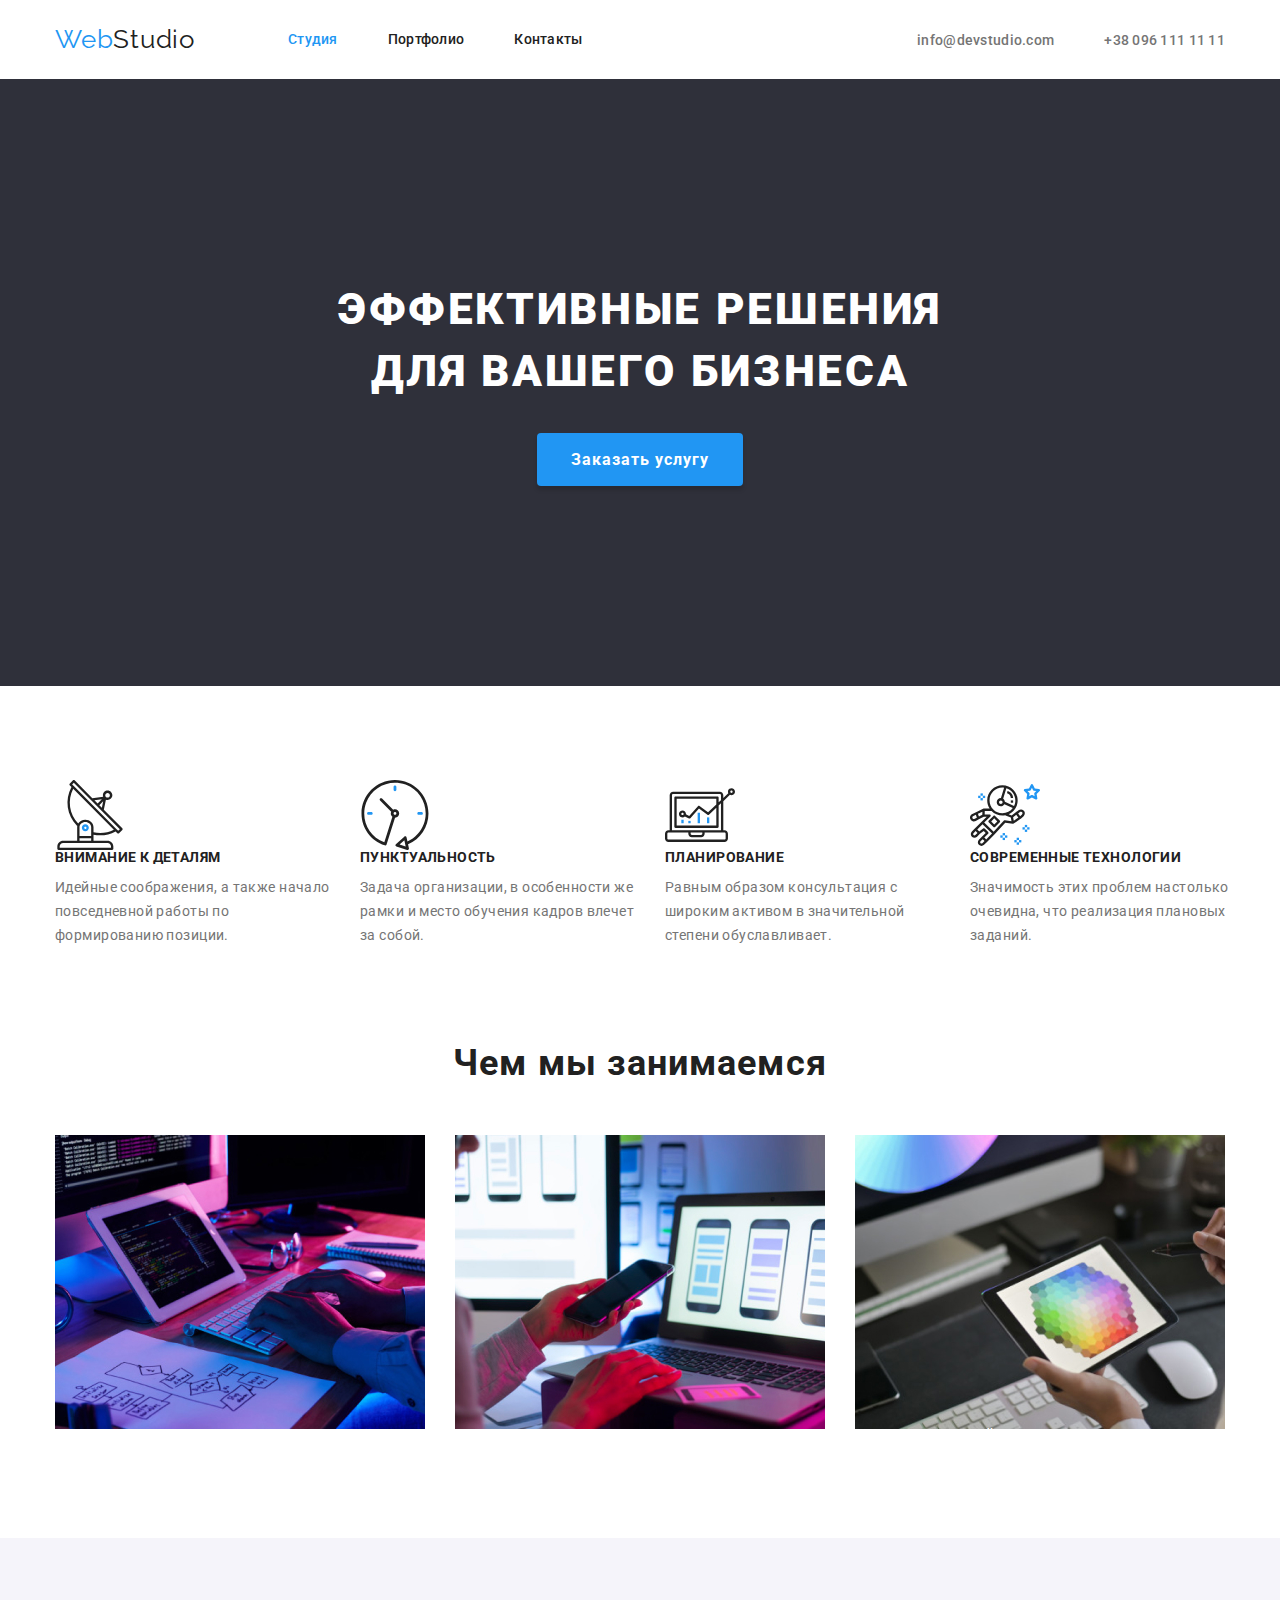
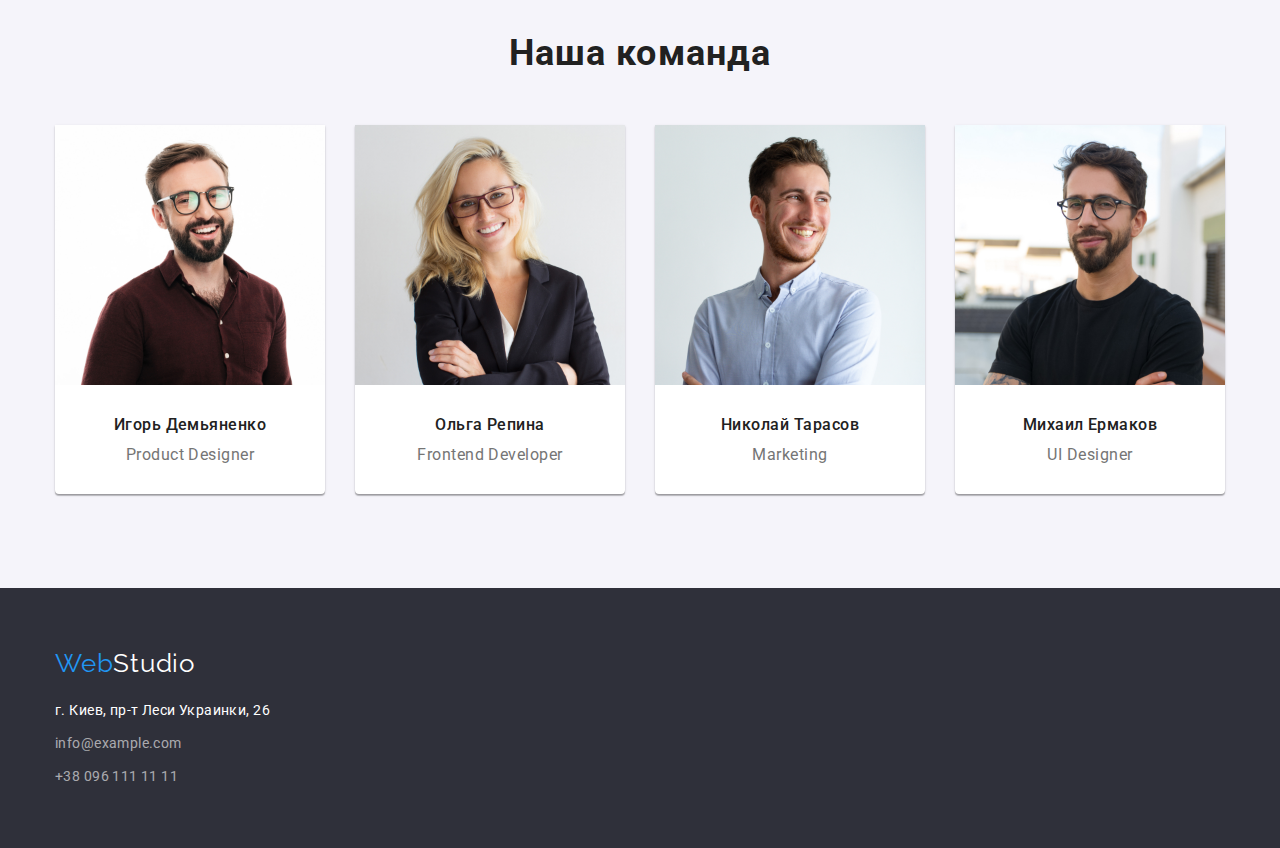
<file: index.html>
<!DOCTYPE html>
<html lang="ru">
  <head>
    <meta charset="UTF-8" />
    <meta name="viewport" content="width=device-width, initial-scale=1.0" />
    <title>WebStudio</title>
    <link
      href="https://fonts.googleapis.com/css2?family=Raleway:wght@700&family=Roboto:wght@400;500;700;900&display=swap"
      rel="stylesheet"
    />
    <link
      rel="stylesheet"
      href="https://cdnjs.cloudflare.com/ajax/libs/modern-normalize/1.0.0/modern-normalize.min.css"
    />
    <link rel="stylesheet" href="./css/styles.css" />
  </head>
  <body>
    <!-- Шапка сайта -->
    <header class="nav-container">
      <nav class="navigation">
        <a href="./index.html" class="link logo">
          <span lang="en" class="logo-part1">Web</span><span lang="en">Studio</span>
        </a>
        <ul class="list site-nav">
          <li class="site-nav-item"><a href="./index.html" class="link current">Студия</a></li>
          <li class="site-nav-item"><a href="./portfolio.html" class="link">Портфолио</a></li>
          <li class="site-nav-item"><a href="" class="link">Контакты</a></li>
        </ul>
      </nav>
      <address class="contacts">
        <ul class="list">
          <li class="contacts-item">
            <a href="mailto:info@devstudio.com" class="link">info@devstudio.com</a>
          </li>
          <li class="contacts-item">
            <a href="tel:+380961111111" class="link">+38 096 111 11 11</a>
          </li>
        </ul>
      </address>
    </header>
    <!-- Основная информация -->
    <main>
      <!-- Герой -->
      <section class="hero">
        <div class="hero-wrapper">
          <!-- <img class="hero-img" src="./images/header.jpg" alt="черный фон" width="1600" height="600" /> -->
          <h1 class="hero-title">Эффективные решения для вашего бизнеса</h1>
          <!-- <a href="" class="link button">Заказать услугу</a> -->
          <button type="button" class="button">Заказать услугу</button>
        </div>
      </section>
      <!-- Наши преимущества -->
      <section class="section feature-section">
        <h2 class="section-title visually-hidden">Наши преимущества</h2>
        <ul class="list">
          <li class="feature-item">
            <img src="./images/icon1.svg" alt="иконка спутника" />
            <p class="features-title">Внимание к деталям</p>
            <p class="features">Идейные соображения, а также начало повседневной работы по формированию позиции.</p>
          </li>
          <li class="feature-item">
            <img src="./images/icon2.svg" alt="иконка часов" />
            <p class="features-title">Пунктуальность</p>
            <p class="features">Задача организации, в особенности же рамки и место обучения кадров влечет за собой.</p>
          </li>
          <li class="feature-item">
            <img src="./images/icon3.svg" alt="иконка планировщика" />
            <p class="features-title">Планирование</p>
            <p class="features">Равным образом консультация с широким активом в значительной степени обуславливает.</p>
          </li>
          <li class="feature-item">
            <img src="./images/icon4.svg" alt="иконка космонавта" />
            <p class="features-title">Современные технологии</p>
            <p class="features">Значимость этих проблем настолько очевидна, что реализация плановых заданий.</p>
          </li>
        </ul>
      </section>
      <!-- Чем мы занимаемся -->
      <section class="section">
        <h2 class="section-title">Чем мы занимаемся</h2>
        <ul class="list">
          <li class="directions">
            <img src="./images/work1.jpg" alt="Человек работает за ноутбуком" width="370" height="294" />
            <h3 class="services">Десктопные приложения</h3>
          </li>
          <li class="directions">
            <img
              src="./images/work2.jpg"
              alt="Человек работает за ноутбуком и держит в руке телефон"
              width="370"
              height="294"
            />
            <h3 class="services">Мобильные приложения</h3>
          </li>
          <li class="directions">
            <img src="./images/work3.jpg" alt="Человек выбирает с планшета цвет" width="370" height="294" />
            <h3 class="services">Дизайнерские решения</h3>
          </li>
        </ul>
      </section>
      <!-- Наша команда -->
      <section class="section team">
        <h2 class="section-title">Наша команда</h2>
        <ul class="list">
          <li class="team-item">
            <img src="./images/worker1.jpg" alt="Фото Игоря Демьяненко" width="270" height="260" />
            <h3 class="team-name">Игорь Демьяненко</h3>
            <p lang="en" class="team-position">Product Designer</p>
            <!-- <ul class="list socials">
              <li>
                <a href="" aria-label="Cсылка на Instagram" class="link" target="_blank"
                  ><img src="./images/instagram.svg" alt="Логотип Instagram"
                /></a>
              </li>
              <li>
                <a href="" aria-label="Cсылка на Twitter" class="link" target="_blank">
                  <img src="./images/twitter.svg" alt="Логотип Twitter"
                /></a>
              </li>
              <li>
                <a href="" aria-label="Cсылка на Facebook" class="link" target="_blank">
                  <img src="./images/facebook.svg" alt="Логотип Facebook"
                /></a>
              </li>
              <li>
                <a href="" aria-label="Cсылка на LinkedIn" class="link" target="_blank">
                  <img src="./images/linkedin.svg" alt="Логотип LinkedIn"
                /></a>
              </li>
            </ul> -->
          </li>
          <li class="team-item">
            <img src="./images/worker2.jpg" alt="Фото Ольги Репиной" width="270" height="260" />
            <h3 class="team-name">Ольга Репина</h3>
            <p lang="en" class="team-position">Frontend Developer</p>
            <!-- <ul class="list socials">
              <li>
                <a href="" aria-label="Cсылка на Instagram" class="link" target="_blank"
                  ><img src="./images/instagram.svg" alt="Логотип Instagram"
                /></a>
              </li>
              <li>
                <a href="" aria-label="Cсылка на Twitter" class="link" target="_blank">
                  <img src="./images/twitter.svg" alt="Логотип Twitter"
                /></a>
              </li>
              <li>
                <a href="" aria-label="Cсылка на Facebook" class="link" target="_blank">
                  <img src="./images/facebook.svg" alt="Логотип Facebook"
                /></a>
              </li>
              <li>
                <a href="" aria-label="Cсылка на LinkedIn" class="link" target="_blank">
                  <img src="./images/linkedin.svg" alt="Логотип LinkedIn"
                /></a>
              </li>
            </ul> -->
          </li>
          <li class="team-item">
            <img src="./images/worker3.jpg" alt="Фото Николая Тарасова" width="270" height="260" />
            <h3 class="team-name">Николай Тарасов</h3>
            <p lang="en" class="team-position">Marketing</p>
            <!-- <ul class="list socials">
              <li>
                <a href="" aria-label="Cсылка на Instagram" class="link" target="_blank"
                  ><img src="./images/instagram.svg" alt="Логотип Instagram"
                /></a>
              </li>
              <li>
                <a href="" aria-label="Cсылка на Twitter" class="link" target="_blank">
                  <img src="./images/twitter.svg" alt="Логотип Twitter"
                /></a>
              </li>
              <li>
                <a href="" aria-label="Cсылка на Facebook" class="link" target="_blank">
                  <img src="./images/facebook.svg" alt="Логотип Facebook"
                /></a>
              </li>
              <li>
                <a href="" aria-label="Cсылка на LinkedIn" class="link" target="_blank">
                  <img src="./images/linkedin.svg" alt="Логотип LinkedIn"
                /></a>
              </li>
            </ul> -->
          </li>
          <li class="team-item">
            <img src="./images/worker4.jpg" alt="Фото Михаила Ермакова" width="270" height="260" />
            <h3 class="team-name">Михаил Ермаков</h3>
            <p lang="en" class="team-position">UI Designer</p>
            <!-- <ul class="list socials">
              <li>
                <a href="" aria-label="Cсылка на Instagram" class="link" target="_blank"
                  ><img src="./images/instagram.svg" alt="Логотип Instagram"
                /></a>
              </li>
              <li>
                <a href="" aria-label="Cсылка на Twitter" class="link" target="_blank">
                  <img src="./images/twitter.svg" alt="Логотип Twitter"
                /></a>
              </li>
              <li>
                <a href="" aria-label="Cсылка на Facebook" class="link" target="_blank">
                  <img src="./images/facebook.svg" alt="Логотип Facebook"
                /></a>
              </li>
              <li>
                <a href="" aria-label="Cсылка на LinkedIn" class="link" target="_blank">
                  <img src="./images/linkedin.svg" alt="Логотип LinkedIn"
                /></a>
              </li>
            </ul> -->
          </li>
        </ul>
      </section>
      <!-- Клиенты -->
      <!-- <section class="section clients">
        <h2 class="section-title">Постоянные клиенты</h2>
        <ul class="list">
          <li>
            <a href="" class="link" target="_blank"><img src="./images/logo1.svg" alt="Логотип компании №1" /></a>
          </li>
          <li>
            <a href="" class="link" target="_blank"><img src="./images/logo2.svg" alt="Логотитп комании №2" /></a>
          </li>
          <li>
            <a href="" class="link" target="_blank"><img src="./images/logo3.svg" alt="Логотитп комании №3" /></a>
          </li>
          <li>
            <a href="" class="link" target="_blank"><img src="./images/logo4.svg" alt="Логотитп комании №4" /></a>
          </li>
          <li>
            <a href="" class="link" target="_blank"><img src="./images/logo5.svg" alt="Логотитп комании №5" /></a>
          </li>
          <li>
            <a href="" class="link" target="_blank"><img src="./images/logo6.svg" alt="Логотитп комании №6" /></a>
          </li>
        </ul>
      </section> -->
    </main>
    <!-- Подвал страницы -->
    <footer class="footer">
      <div class="footer-container">
        <a href="./index.html" class="link logo">
          <span lang="en" class="logo-part1">Web</span><span lang="en" class="logo-part2">Studio</span>
        </a>
        <address class="address">
          <ul class="list">
            <li class="list-item">
              <a href="https://goo.gl/maps/Eg7vxud8gQiGF4CA8" class="link location" target="_blank"
                >г. Киев, пр-т Леси Украинки, 26</a
              >
            </li>
            <li class="list-item"><a href="mailto:info@example.com" class="link">info@example.com</a></li>
            <li class="list-item"><a href="tel:+380961111111" class="link">+38 096 111 11 11</a></li>
          </ul>
        </address>
      </div>
      <!-- <b class="action">Присоединяйтесь</b>
      <ul class="list socials">
        <li>
          <a href="" class="link" target="_blank" aria-label="Ссылка на Istagram"
            ><img src="./images/instagram2.svg" alt="Логотип Instagram"
          /></a>
        </li>
        <li>
          <a href="" class="link" target="_blank" aria-label="Ссылка на Twitter"
            ><img src="./images/twitter2.svg" alt="Логотип Twitter"
          /></a>
        </li>
        <li>
          <a href="" class="link" target="_blank" aria-label="Ссылка на Facebook"
            ><img src="./images/facebook2.svg" alt="Логотип Facebook"
          /></a>
        </li>
        <li>
          <a href="" class="link" target="_blank" aria-label="Ссылка на LinkedIn"
            ><img src="./images/linkedin2.svg" alt="Логотип LinkedIn"
          /></a>
        </li>
      </ul>
      <b class="action">Подпишитесь на рассылку</b>
      <form class="form" action="/subscribe" method="post">
        <input type="email" name="email" placeholder="E-mail" />
        <button class="button">Подписаться</button>
      </form> -->
    </footer>
  </body>
</html>
</file>
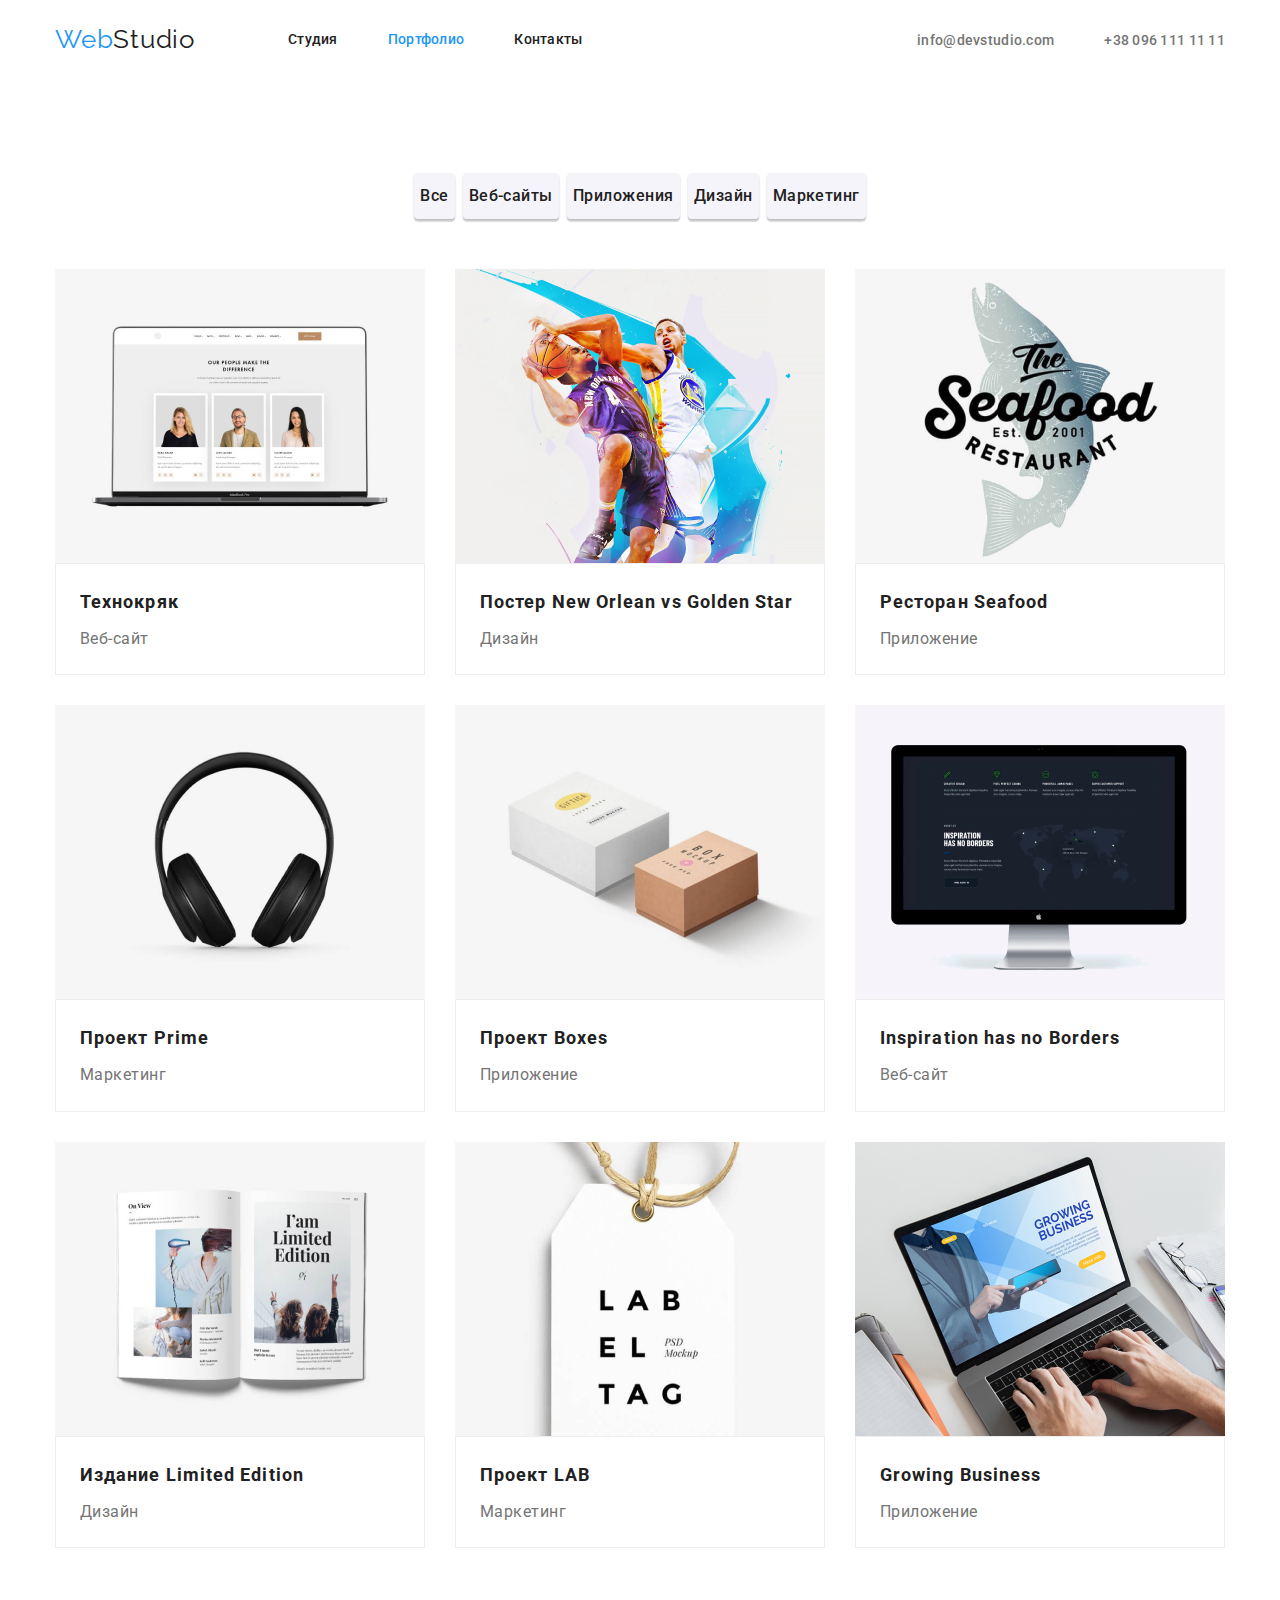
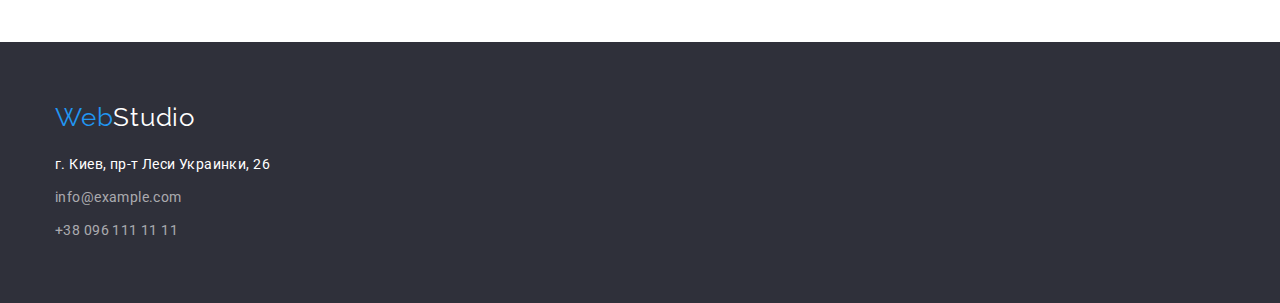
<file: portfolio.html>
<!DOCTYPE html>
<html lang="ru">
  <head>
    <meta charset="UTF-8" />
    <meta name="viewport" content="width=device-width, initial-scale=1.0" />
    <title>Portfolio</title>
    <link
      href="https://fonts.googleapis.com/css2?family=Raleway:wght@700&family=Roboto:wght@400;500;700;900&display=swap"
      rel="stylesheet"
    />
    <link
      rel="stylesheet"
      href="https://cdnjs.cloudflare.com/ajax/libs/modern-normalize/1.0.0/modern-normalize.min.css"
    />
    <link rel="stylesheet" href="./css/styles.css" />
  </head>
  <body>
    <!-- Шапка сайта -->
    <header class="nav-container">
      <nav class="navigation">
        <a href="./index.html" class="link logo">
          <span lang="en" class="logo-part1">Web</span><span lang="en">Studio</span>
        </a>
        <ul class="list site-nav">
          <li class="site-nav-item"><a href="./index.html" class="link">Студия</a></li>
          <li class="site-nav-item"><a href="./portfolio.html" class="link current">Портфолио</a></li>
          <li class="site-nav-item"><a href="" class="link">Контакты</a></li>
        </ul>
      </nav>
      <address class="contacts">
        <ul class="list">
          <li class="contacts-item">
            <a href="mailto:info@devstudio.com" class="link">info@devstudio.com</a>
          </li>
          <li class="contacts-item">
            <a href="tel:+380961111111" class="link">+38 096 111 11 11</a>
          </li>
        </ul>
      </address>
    </header>
    <main>
      <!-- Портфолио -->
      <section class="section portfolio">
        <div class="portfolio-button-container">
          <ul class="list filter">
            <li class="list-filter-item"><button type="button" class="radio-button">Все</button></li>
            <li class="list-filter-item"><button type="button" class="radio-button">Веб-сайты</button></li>
            <li class="list-filter-item">
              <button type="button" class="radio-button">Приложения</button>
            </li>
            <li class="list-filter-item"><button type="button" class="radio-button">Дизайн</button></li>
            <li class="list-filter-item"><button type="button" class="radio-button">Маркетинг</button></li>
          </ul>
        </div>
        <h1 class="section-title visually-hidden">Примеры работ</h1>
        <div class="portfolio-container">
          <ul class="list portfolio">
            <li class="portfolio-item">
              <a href="" class="link">
                <img src="./images/portfolio1.jpg" alt="Пример работы №1" width="370" />
                <div class="portfolio-footer">
                  <h2 class="portfolio-title">Технокряк</h2>
                  <p class="portfolio-description">Веб-сайт</p>
                </div>
                <!-- <p class="portfolio-text">
                  Технокряк это современная площадка распространения коронавируса. Компании используют эту платформу для
                  цифрового шпионажа и атак на защищённые сервера конкурентов.
                </p> -->
              </a>
            </li>
            <li class="portfolio-item">
              <a href="" class="link">
                <img src="./images/portfolio2.jpg" alt="Пример работы №2" width="370" />
                <div class="portfolio-footer">
                  <h2 class="portfolio-title">Постер New Orlean vs Golden Star</h2>
                  <p class="portfolio-description">Дизайн</p>
                </div>
                <!-- <p class="portfolio-text">
                  Lorem, ipsum dolor sit amet consectetur adipisicing elit. Ab explicabo nostrum dignissimos inventore
                  vero mollitia laudantium, cum sed doloribus nobis.
                </p> -->
              </a>
            </li>
            <li class="portfolio-item">
              <a href="" class="link">
                <img src="./images/portfolio3.jpg" alt="Пример работы №3" width="370" />
                <div class="portfolio-footer">
                  <h2 class="portfolio-title">Ресторан Seafood</h2>
                  <p class="portfolio-description">Приложение</p>
                </div>
                <!-- <p class="portfolio-text">
                  Lorem ipsum dolor sit amet consectetur adipisicing elit. Quae sed sequi, voluptas sint fuga culpa
                  reprehenderit. Repellat quia quasi optio?
                </p> -->
              </a>
            </li>
            <li class="portfolio-item">
              <a href="" class="link">
                <img src="./images/portfolio4.jpg" alt="Пример работы №4" width="370" />
                <div class="portfolio-footer">
                  <h2 class="portfolio-title">Проект Prime</h2>
                  <p class="portfolio-description">Маркетинг</p>
                </div>
                <!-- <p class="portfolio-text">
                  Lorem ipsum dolor sit amet consectetur adipisicing elit. Harum impedit non voluptatem laboriosam
                  illum, sequi quod nisi. Dolorem, consequuntur sit.
                </p> -->
              </a>
            </li>
            <li class="portfolio-item">
              <a href="" class="link">
                <img src="./images/portfolio5.jpg" alt="Пример работы №5" width="370" />
                <div class="portfolio-footer">
                  <h2 class="portfolio-title">Проект Boxes</h2>
                  <p class="portfolio-description">Приложение</p>
                </div>
                <!-- <p class="portfolio-text">
                  Lorem ipsum dolor sit, amet consectetur adipisicing elit. Nihil nesciunt fugiat ab laborum libero
                  aperiam dignissimos illum molestias! Illo, odio?
                </p> -->
              </a>
            </li>
            <li class="portfolio-item">
              <a href="" class="link">
                <img src="./images/portfolio6.jpg" alt="Пример работы №6" width="370" />
                <div class="portfolio-footer">
                  <h2 class="portfolio-title">Inspiration has no Borders</h2>
                  <p class="portfolio-description">Веб-сайт</p>
                </div>
                <!-- <p class="portfolio-text">
                  Lorem ipsum dolor sit, amet consectetur adipisicing elit. Nihil nesciunt fugiat ab laborum libero
                  aperiam dignissimos illum molestias! Illo, odio?
                </p> -->
              </a>
            </li>
            <li class="portfolio-item">
              <a href="" class="link">
                <img src="./images/portfolio7.jpg" alt="Пример работы №7" width="370" />
                <div class="portfolio-footer">
                  <h2 class="portfolio-title">Издание Limited Edition</h2>
                  <p class="portfolio-description">Дизайн</p>
                </div>
                <!-- <p class="portfolio-text">
                  Lorem ipsum dolor sit, amet consectetur adipisicing elit. Nihil nesciunt fugiat ab laborum libero
                  aperiam dignissimos illum molestias! Illo, odio?
                </p> -->
              </a>
            </li>
            <li class="portfolio-item">
              <a href="" class="link">
                <img src="./images/portfolio8.jpg" alt="Пример работы №8" width="370" />
                <div class="portfolio-footer">
                  <h2 class="portfolio-title">Проект LAB</h2>
                  <p class="portfolio-description">Маркетинг</p>
                </div>
                <!-- <p class="portfolio-text">
                  Lorem ipsum dolor sit, amet consectetur adipisicing elit. Nihil nesciunt fugiat ab laborum libero
                  aperiam dignissimos illum molestias! Illo, odio?
                </p> -->
              </a>
            </li>
            <li class="portfolio-item">
              <a href="" class="link">
                <img src="./images/portfolio9.jpg" alt="Пример работы №9" width="370" />
                <div class="portfolio-footer">
                  <h2 class="portfolio-title">Growing Business</h2>
                  <p class="portfolio-description">Приложение</p>
                </div>
                <!-- <p class="portfolio-text">
                  Lorem ipsum dolor sit, amet consectetur adipisicing elit. Nihil nesciunt fugiat ab laborum libero
                  aperiam dignissimos illum molestias! Illo, odio?
                </p> -->
              </a>
            </li>
          </ul>
        </div>
      </section>
    </main>
    <!-- Подвал страницы -->
    <footer class="footer">
      <div class="footer-container">
        <a href="./index.html" class="link logo">
          <span lang="en" class="logo-part1">Web</span><span lang="en" class="logo-part2">Studio</span>
        </a>
        <address class="address">
          <ul class="list">
            <li class="list-item">
              <a href="https://goo.gl/maps/Eg7vxud8gQiGF4CA8" class="link location" target="_blank"
                >г. Киев, пр-т Леси Украинки, 26</a
              >
            </li>
            <li class="list-item"><a href="mailto:info@example.com" class="link">info@example.com</a></li>
            <li class="list-item"><a href="tel:+380961111111" class="link">+38 096 111 11 11</a></li>
          </ul>
        </address>
      </div>
      <!-- <b class="action">Присоединяйтесь</b>
          <ul class="list socials">
            <li>
              <a href="" class="link" target="_blank" aria-label="Ссылка на Istagram"
                ><img src="./images/instagram2.svg" alt="Логотип Instagram"
              /></a>
            </li>
            <li>
              <a href="" class="link" target="_blank" aria-label="Ссылка на Twitter"
                ><img src="./images/twitter2.svg" alt="Логотип Twitter"
              /></a>
            </li>
            <li>
              <a href="" class="link" target="_blank" aria-label="Ссылка на Facebook"
                ><img src="./images/facebook2.svg" alt="Логотип Facebook"
              /></a>
            </li>
            <li>
              <a href="" class="link" target="_blank" aria-label="Ссылка на LinkedIn"
                ><img src="./images/linkedin2.svg" alt="Логотип LinkedIn"
              /></a>
            </li>
          </ul>
          <b class="action">Подпишитесь на рассылку</b>
          <form class="form" action="/subscribe" method="post">
            <input type="email" name="email" placeholder="E-mail" />
            <button class="button">Подписаться</button>
          </form> -->
    </footer>
  </body>
</html>
</file>
<file: css/styles.css>
/* белый #ffffff */
/* черный заголовки #212121 */
/* серый текст #757575 */
/* акцент #2196F3 */
/* вторичный фон #F5F4FA */
/* фон подвала #2F303A; */
/* текст в подвале rgba(255, 255, 255, 0.6); */
/* Raleway; 700 */
/* Roboto 400 500 700 900 */

:root {
  --primary-text-color: #757575;
  --title-color: #212121;
  --primary-white-color: #ffffff;
  --background-secondary-color: #f5f4fa;
  --background-footer-color: #2f303a;
  --accent-color: #2196f3;
  --footer-text-color: rgba(255, 255, 255, 0.6);
}

*,
*::before,
*::after {
  margin: 0;
  padding: 0;
}

img {
  display: block;
}

body {
  font-family: "Roboto", sans-serif;
  background-color: var(--primary-white-color);
  color: var(--primary-text-color);
}

.list {
  list-style: none;
}

.link {
  text-decoration: none;
  font-style: normal;
}

address {
  font-style: normal;
}

button {
  cursor: pointer;
  background-color: transparent;
}

/* Компоненты (добавить позже) */

/* .container {
  width: 1200px;
  padding: 0 15px;
  margin: 0 auto;
}

.section {
  padding-top: px;
  padding-bottom: px;
} */

.visually-hidden {
  position: absolute !important;
  clip: rect(1px 1px 1px 1px); /* IE6, IE7 */
  clip: rect(1px, 1px, 1px, 1px);
  padding: 0 !important;
  border: 0 !important;
  height: 1px !important;
  width: 1px !important;
  overflow: hidden;
}

/* Шапка сайта */

.nav-container {
  display: flex;
  width: 1200px;
  padding-right: 15px;
  padding-left: 15px;
  margin: auto;
  align-items: center;
  justify-content: space-around;
}

.navigation {
  display: flex;
  align-items: center;
}

.list.site-nav {
  display: flex;
}

.site-nav-item:not(:last-child),
.contacts-item:not(:last-child) {
  margin-right: 50px;
}

.logo {
  margin-right: 93px;
  font-family: "Raleway", sans-serif;
  font-size: 26px;
  line-height: 1.2;
  letter-spacing: 0.03em;
  color: var(--title-color);
}

.logo .logo-part1 {
  color: var(--accent-color);
}

.site-nav .link {
  display: block;
  padding-top: 32px;
  padding-bottom: 32px;
  font-weight: 500;
  font-size: 14px;
  line-height: 1.1;
  letter-spacing: 0.02em;
  color: var(--title-color);
}

.site-nav .link:hover,
.site-nav .link:focus {
  color: var(--accent-color);
}

.site-nav .link.current {
  color: var(--accent-color);
}

.contacts {
  margin-left: auto;
}

.contacts > .list {
  display: flex;
}

.contacts .link {
  padding-top: 32px;
  padding-bottom: 32px;
  font-weight: 500;
  font-size: 14px;
  line-height: 1.1;
  letter-spacing: 0.02em;
  color: var(--primary-text-color);
}

.contacts .link:hover,
.contacts .link:focus {
  color: var(--accent-color);
}

/* Герой */

.hero {
  padding-top: 200px;
  padding-bottom: 200px;
  text-align: center;
  background-color: var(--background-footer-color);
}
/* не уверен нужно ли тут задавать дисплей */
.hero-wrapper {
  width: 696px;
  display: inline-block;
}
/* когда задаю ширину заголовку - почему-то выравнивание идет слева */
.hero-title {
  text-align: center;
  font-weight: 900;
  font-size: 44px;
  line-height: 1.4;
  letter-spacing: 0.06em;
  text-transform: uppercase;
  color: var(--primary-white-color);
}

/* Кнопка */

.button {
  margin-top: 30px;
  padding: 10px 32px;
  border-radius: 4px;
  min-width: 200px;
  font-family: inherit;
  font-weight: 700;
  font-size: 16px;
  line-height: 1.87;
  letter-spacing: 0.06em;
  color: var(--primary-white-color);
  background-color: var(--accent-color);
  border-color: transparent;
  box-shadow: 0px 4px 4px rgba(0, 0, 0, 0.15);
}

/* Секция */

.section {
  padding-top: 94px;
  padding-bottom: 94px;
}

.feature-section {
  padding-bottom: 0px;
}

.section > .list {
  display: flex;
  /* justify-content: space-around; */
  width: 1200px;
  padding-right: 15px;
  padding-left: 15px;
  margin: auto;
  align-items: center;
}

.section-title {
  margin-bottom: 50px;
  font-weight: 700;
  font-size: 36px;
  text-align: center;
  line-height: 1.2;
  letter-spacing: 0.03em;
  color: var(--title-color);
}

/* Преимущества */

.feature-section > .list {
  justify-content: space-between;
}

.feature-item:not(:last-child) {
  margin-right: 30px;
}

.features-title {
  font-weight: 700;
  font-size: 14px;
  line-height: 1.1;
  letter-spacing: 0.03em;
  text-transform: uppercase;
  color: var(--title-color);
}

.features {
  margin-top: 10px;
  width: 275px;
  font-size: 14px;
  line-height: 1.71;
  letter-spacing: 0.03em;
}

/* Чем мы занимаемся */

.services {
  font-weight: 700;
  font-size: 14px;
  text-align: center;
  line-height: 1.1;
  letter-spacing: 0.03em;
  text-transform: uppercase;
  color: var(--primary-white-color);
}

.directions:not(:nth-child(3n)) {
  margin-right: 30px;
}

/* Команда */

.team {
  background-color: var(--background-secondary-color);
}

.team-item {
  box-shadow: 0px 1px 3px rgba(0, 0, 0, 0.12), 0px 1px 1px rgba(0, 0, 0, 0.14), 0px 2px 1px rgba(0, 0, 0, 0.2);
  border-radius: 0px 0px 4px 4px;
  background-color: var(--primary-white-color);
}

.team-item:not(:last-child) {
  margin-right: 30px;
}

.team-name {
  margin-top: 30px;
  font-weight: 500;
  font-size: 16px;
  text-align: center;
  line-height: 1.2;
  letter-spacing: 0.03em;
  color: var(--title-color);
}

.team-position {
  margin-top: 10px;
  padding-bottom: 30px;
  font-size: 16px;
  text-align: center;
  line-height: 1.2;
  letter-spacing: 0.03em;
}

.team .link:hover,
.team .link:focus {
  background-color: var(--accent-color);
}

/* Клиенты */

.clients .link:hover,
.clients .link:focus {
  background-color: var(--accent-color);
}

/* Подвал */

.footer {
  background-color: var(--background-footer-color);
  padding-top: 60px;
  padding-bottom: 60px;
}

.footer-container {
  width: 1200px;
  padding-right: 15px;
  padding-left: 15px;
  margin: auto;
}

.footer .address {
  margin-top: 20px;
}

.address .list-item:not(:last-child) {
  margin-bottom: 9px;
}
.logo-part2 {
  color: var(--primary-white-color);
}

.address .link {
  font-size: 14px;
  line-height: 1.7;
  letter-spacing: 0.03em;
  color: var(--footer-text-color);
}

.address .location.link {
  font-size: 14px;
  font-style: normal;
  line-height: 1.7;
  letter-spacing: 0.03em;
  color: var(--primary-white-color);
}

.address .link:hover,
.address .link:focus {
  background-color: var(--accent-color);
}

.address .location.link:hover,
.address .location.link:focus {
  background-color: var(--accent-color);
}

.socials .link:hover,
.socials .link:focus {
  background-color: var(--accent-color);
}

.action {
  font-weight: 700;
  font-size: 14px;
  line-height: 1.1;
  letter-spacing: 0.03em;
  text-transform: uppercase;
  color: var(--primary-white-color);
}

.form {
  font-family: inherit;
  font-size: 100%;
  font-size: 16px;
  line-height: 1.2;
  letter-spacing: 0.03em;
  color: var(--footer-text-color);
}

/* Портфолио */

.section.portfolio {
  /* justify-content: space-around; */
  width: 1200px;
  padding-right: 15px;
  padding-left: 15px;
  margin: 0 auto;
  padding-top: 94px;
  padding-bottom: 94px;
}

.portfolio-button-container {
  margin-bottom: 50px;
}

.list.filter {
  display: flex;
  justify-content: center;
}

.list-filter-item:not(:last-child) {
  margin-right: 8px;
}

.radio-button {
  font-family: inherit;
  padding: 22px 6px;
  font-weight: 500;
  font-size: 16px;
  line-height: 1.6px;
  text-align: center;
  letter-spacing: 0.03em;
  color: var(--title-color);
  background-color: var(--background-secondary-color);
  box-shadow: 0px 3px 1px rgba(0, 0, 0, 0.1), 0px 1px 2px rgba(0, 0, 0, 0.08), 0px 2px 2px rgba(0, 0, 0, 0.12);
  border-radius: 4px;
  border: transparent;
}

.radio-button:hover,
.radio-button:focus {
  color: var(--primary-white-color);
  background-color: var(--accent-color);
}

.list.portfolio {
  display: flex;
  flex-wrap: wrap;
}

.portfolio-item {
  width: 370px;
  margin-right: 30px;
}

.portfolio-item:not(:nth-last-child(-n + 3)) {
  margin-bottom: 30px;
}

.portfolio-item:nth-child(3n) {
  margin-right: 0px;
}

.link .portfolio-title {
  margin-bottom: 4px;
  width: 322px;
  font-weight: 700;
  font-size: 18px;
  line-height: 2;
  letter-spacing: 0.06em;
  color: var(--title-color);
}

.link .portfolio-description {
  width: 322px;
  font-size: 16px;
  line-height: 1.9;
  letter-spacing: 0.03em;
  color: var(--primary-text-color);
}

.link .portfolio-text {
  font-size: 18px;
  line-height: 1.6;
  letter-spacing: 0.03em;
  color: var(--primary-white-color);
}

.portfolio-footer {
  padding: 20px 24px;
  border: 1px solid #eeeeee;
}
</file>
